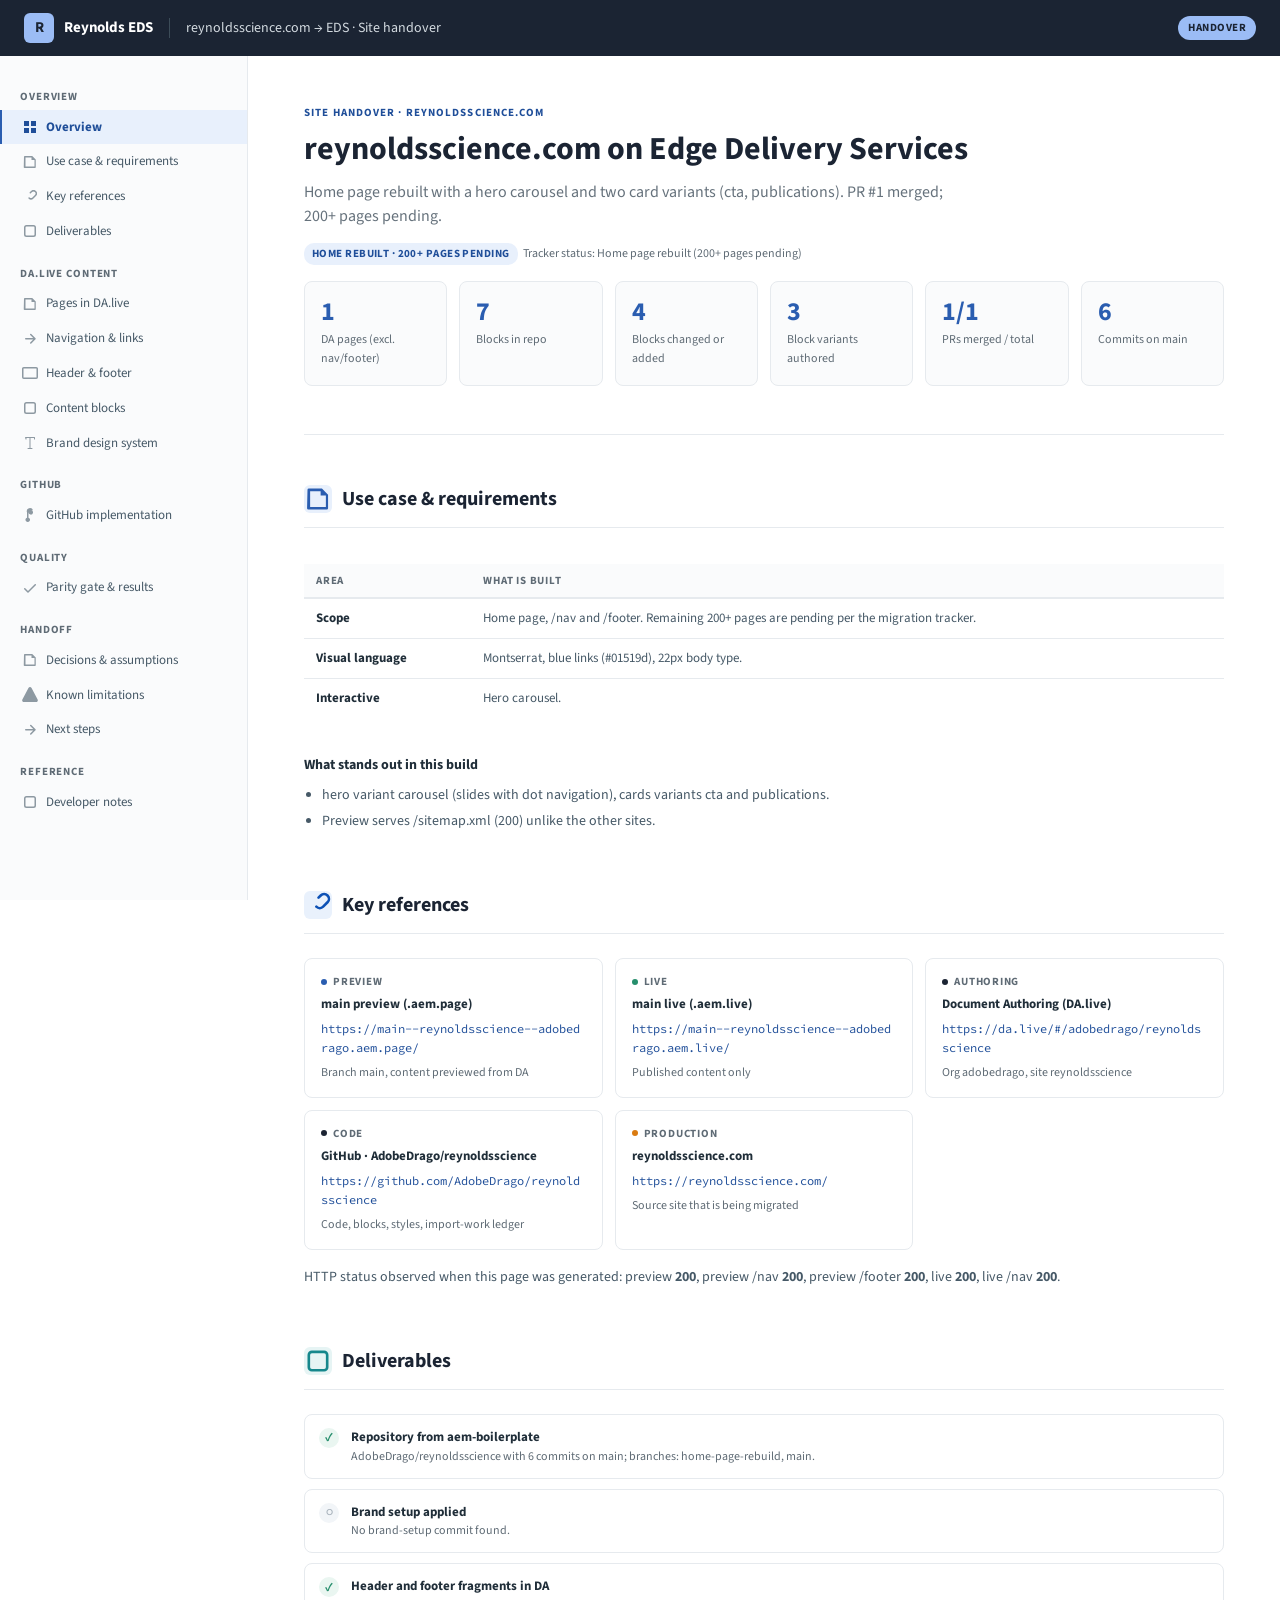
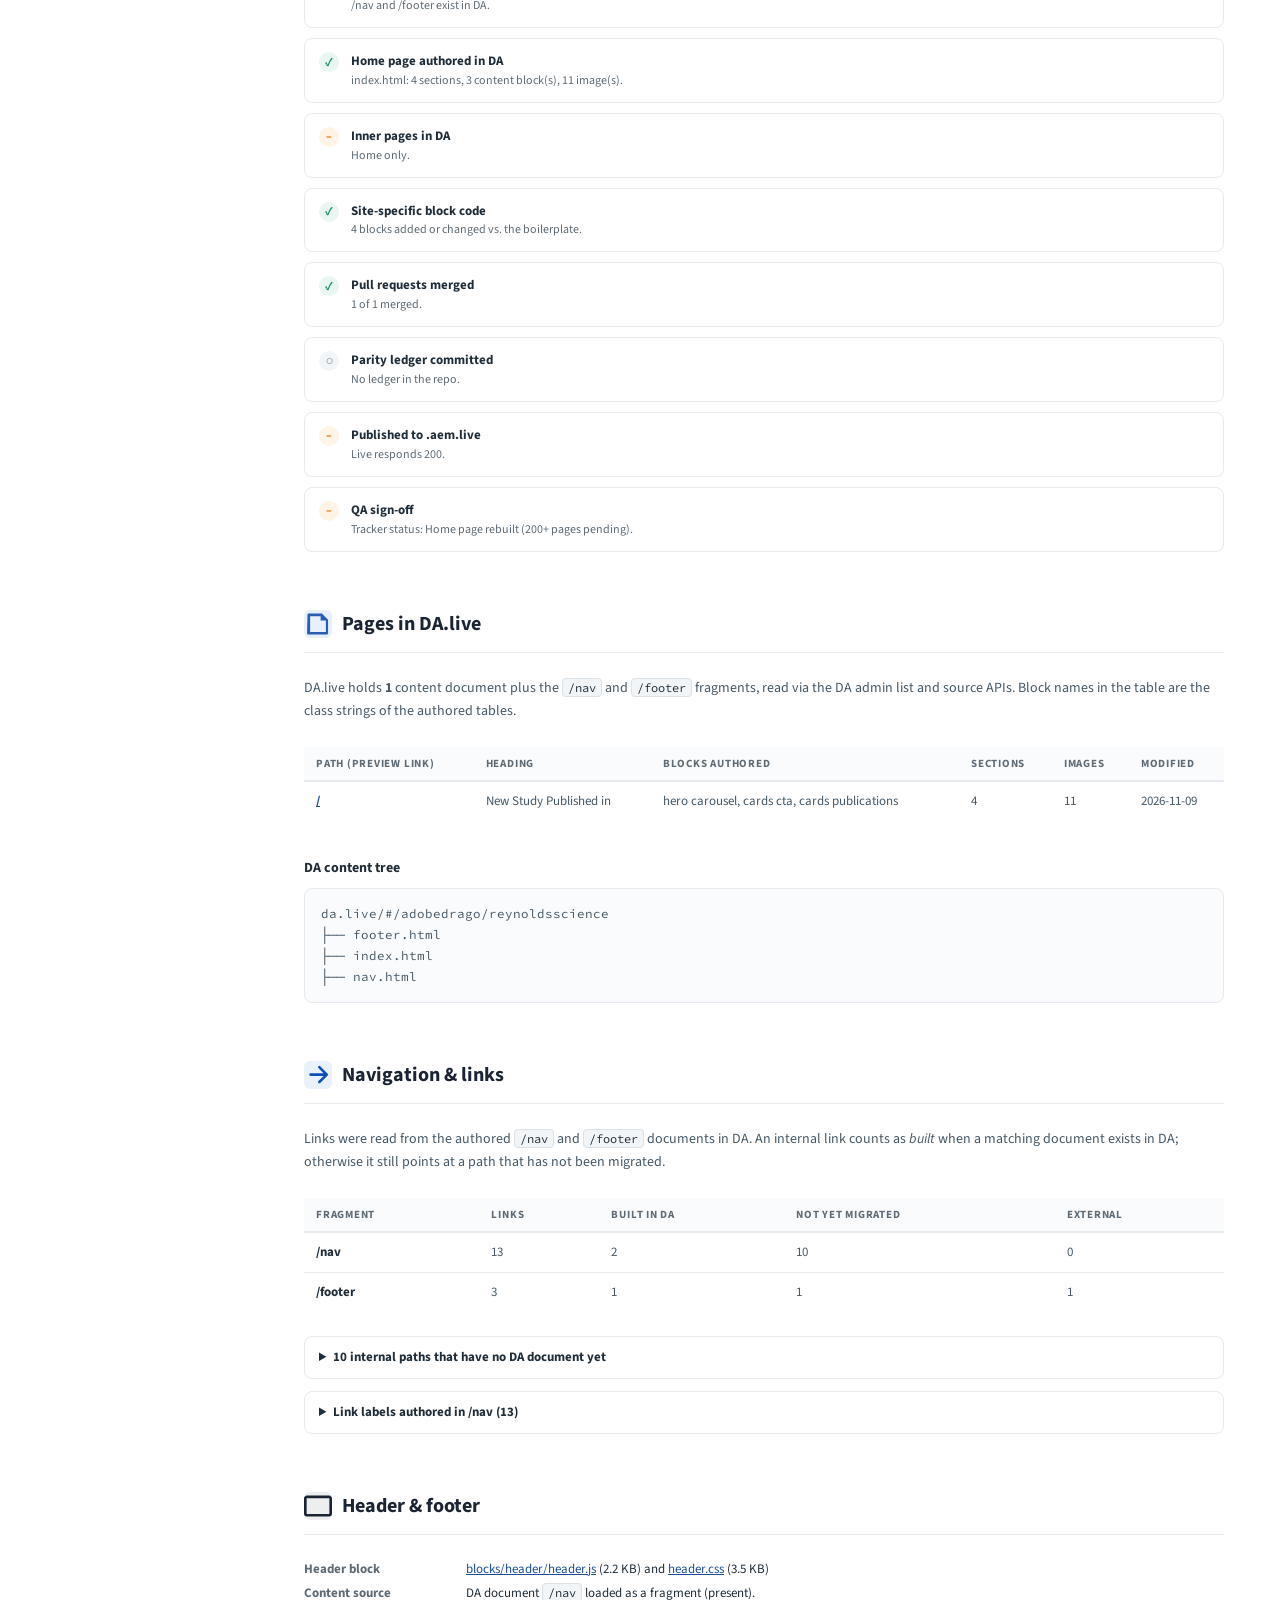
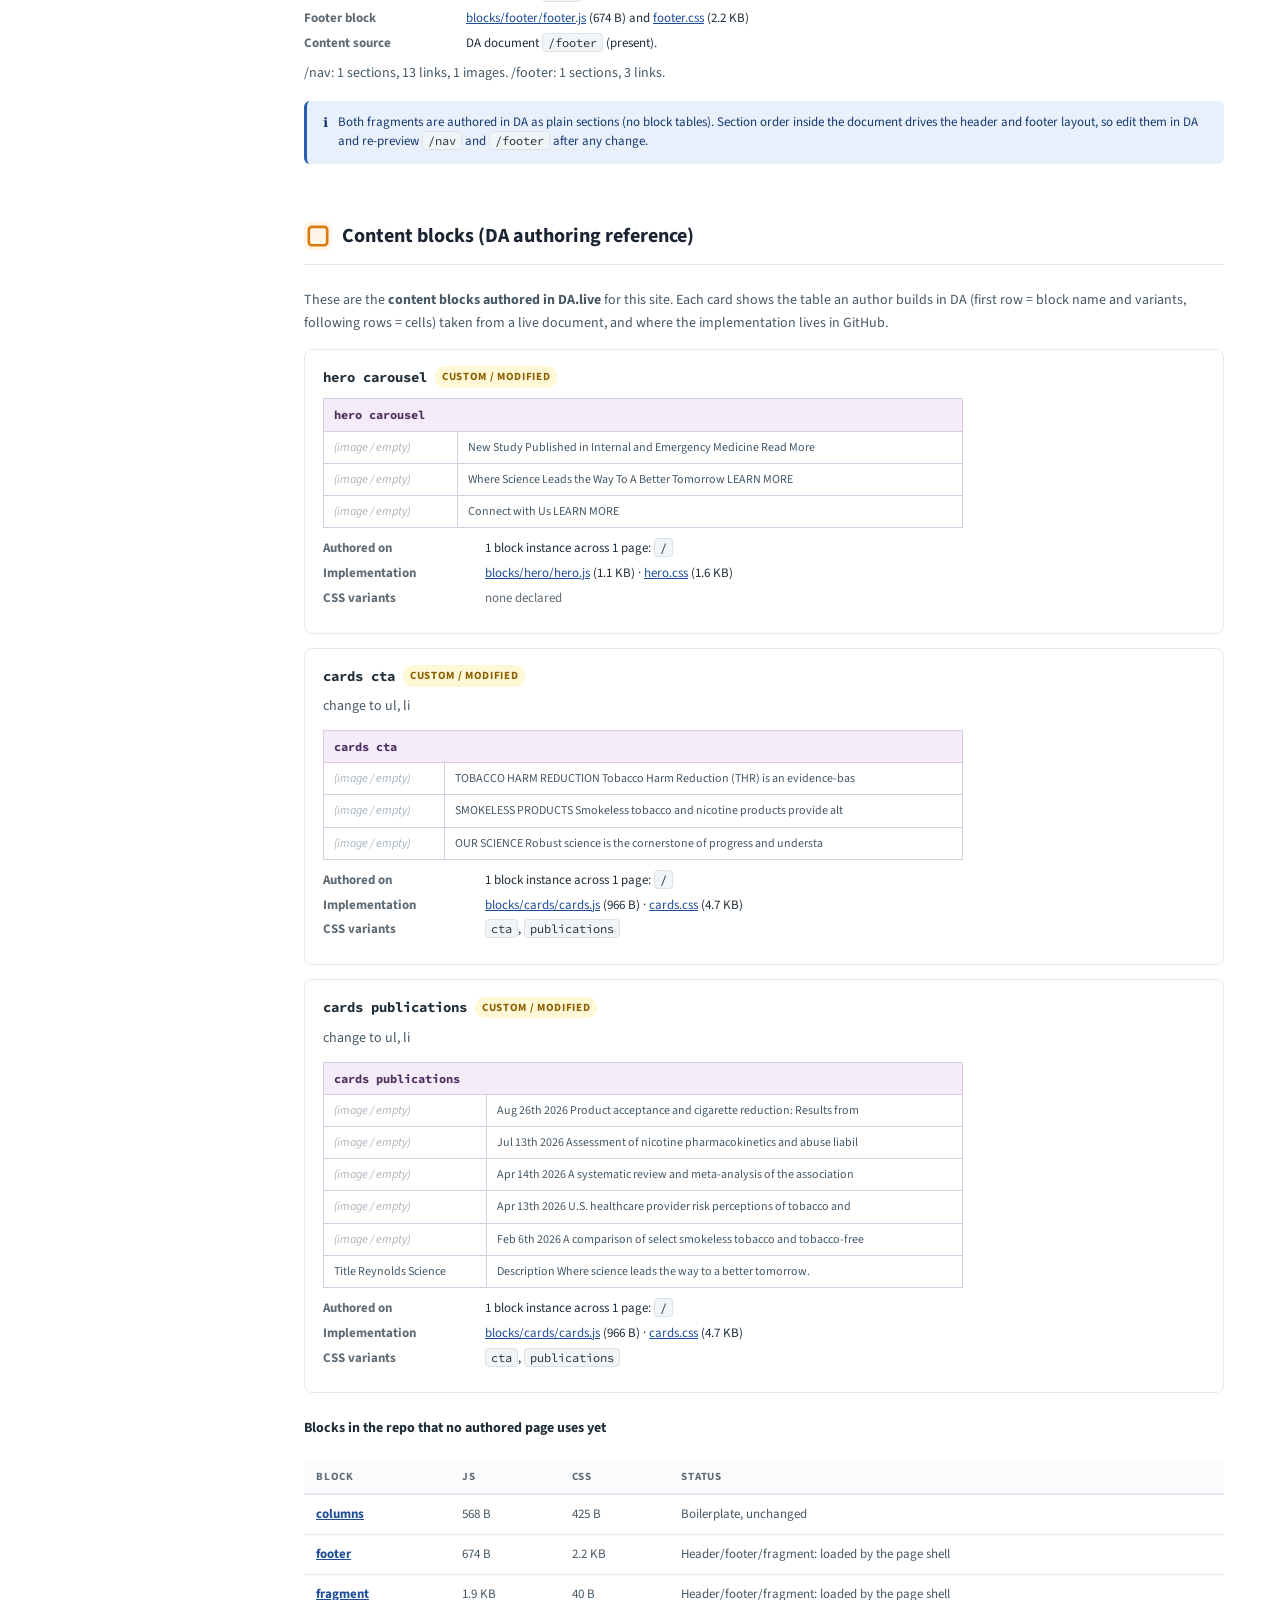
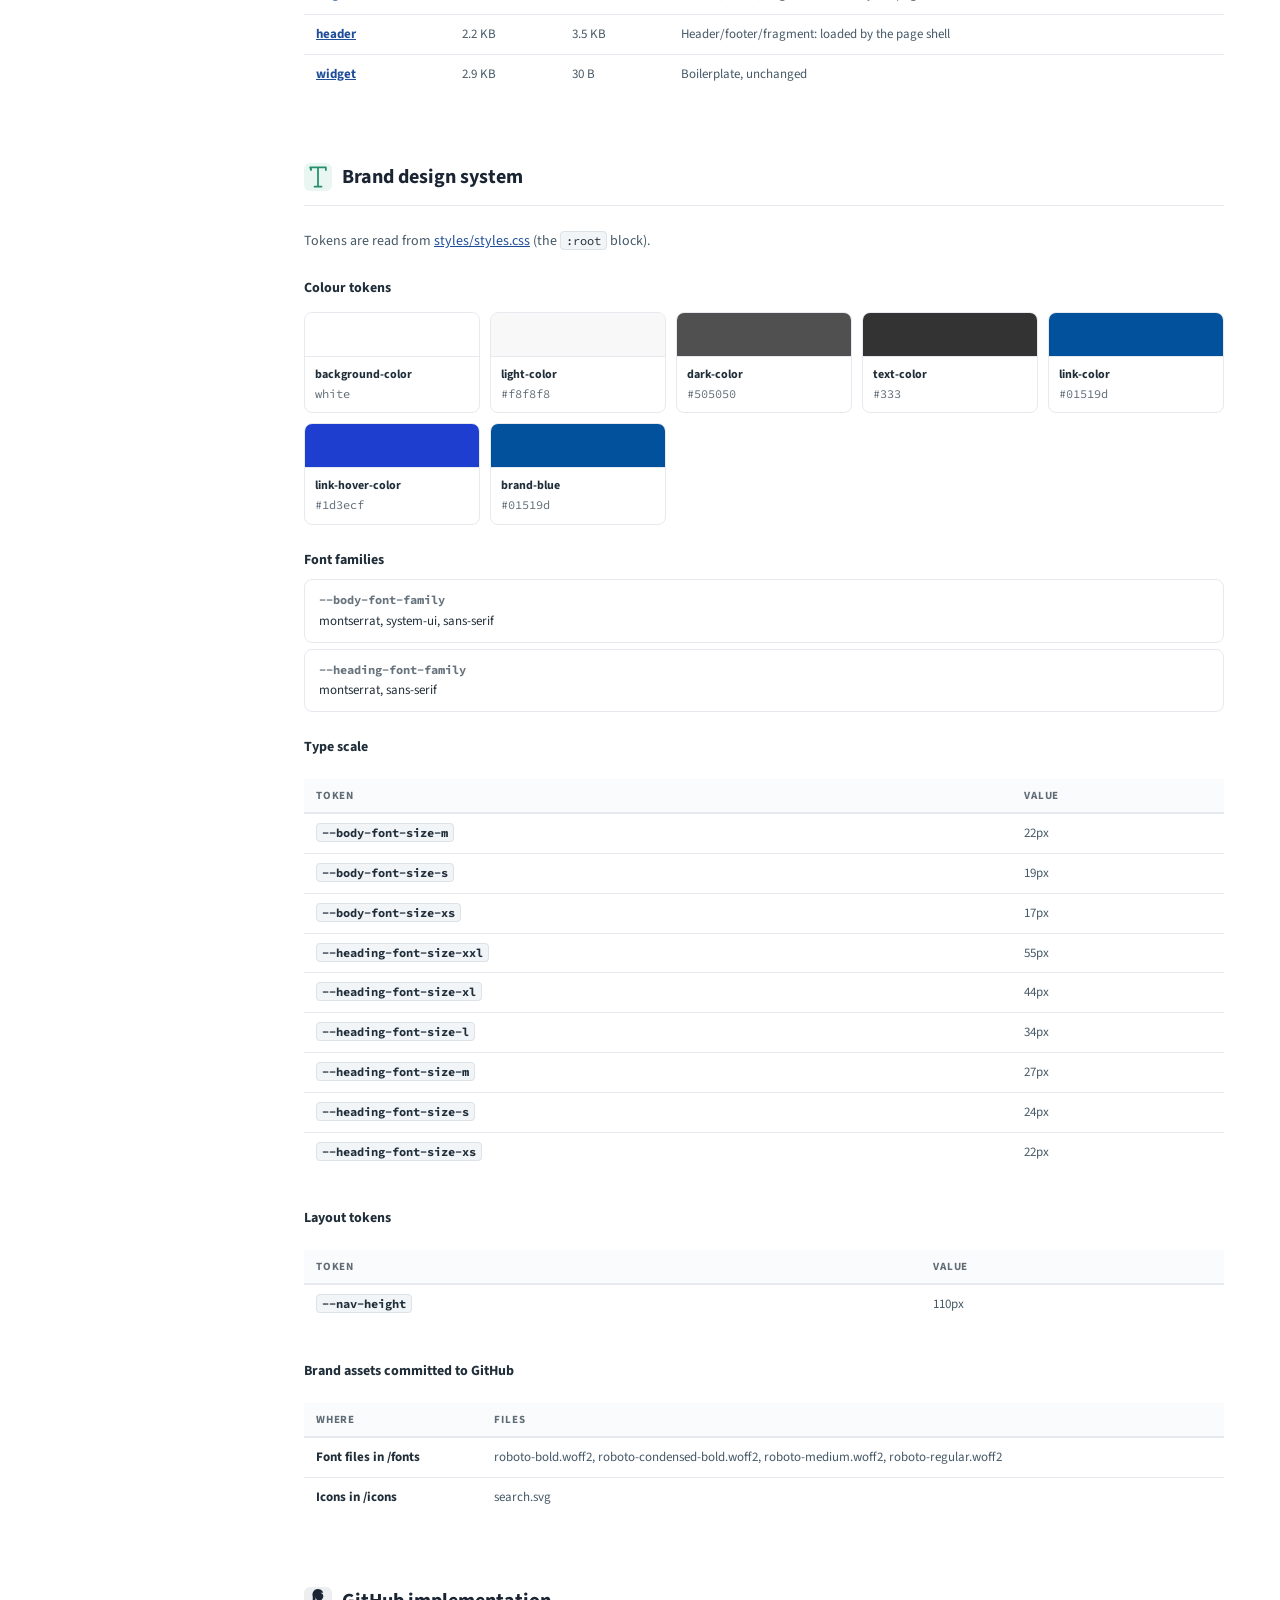
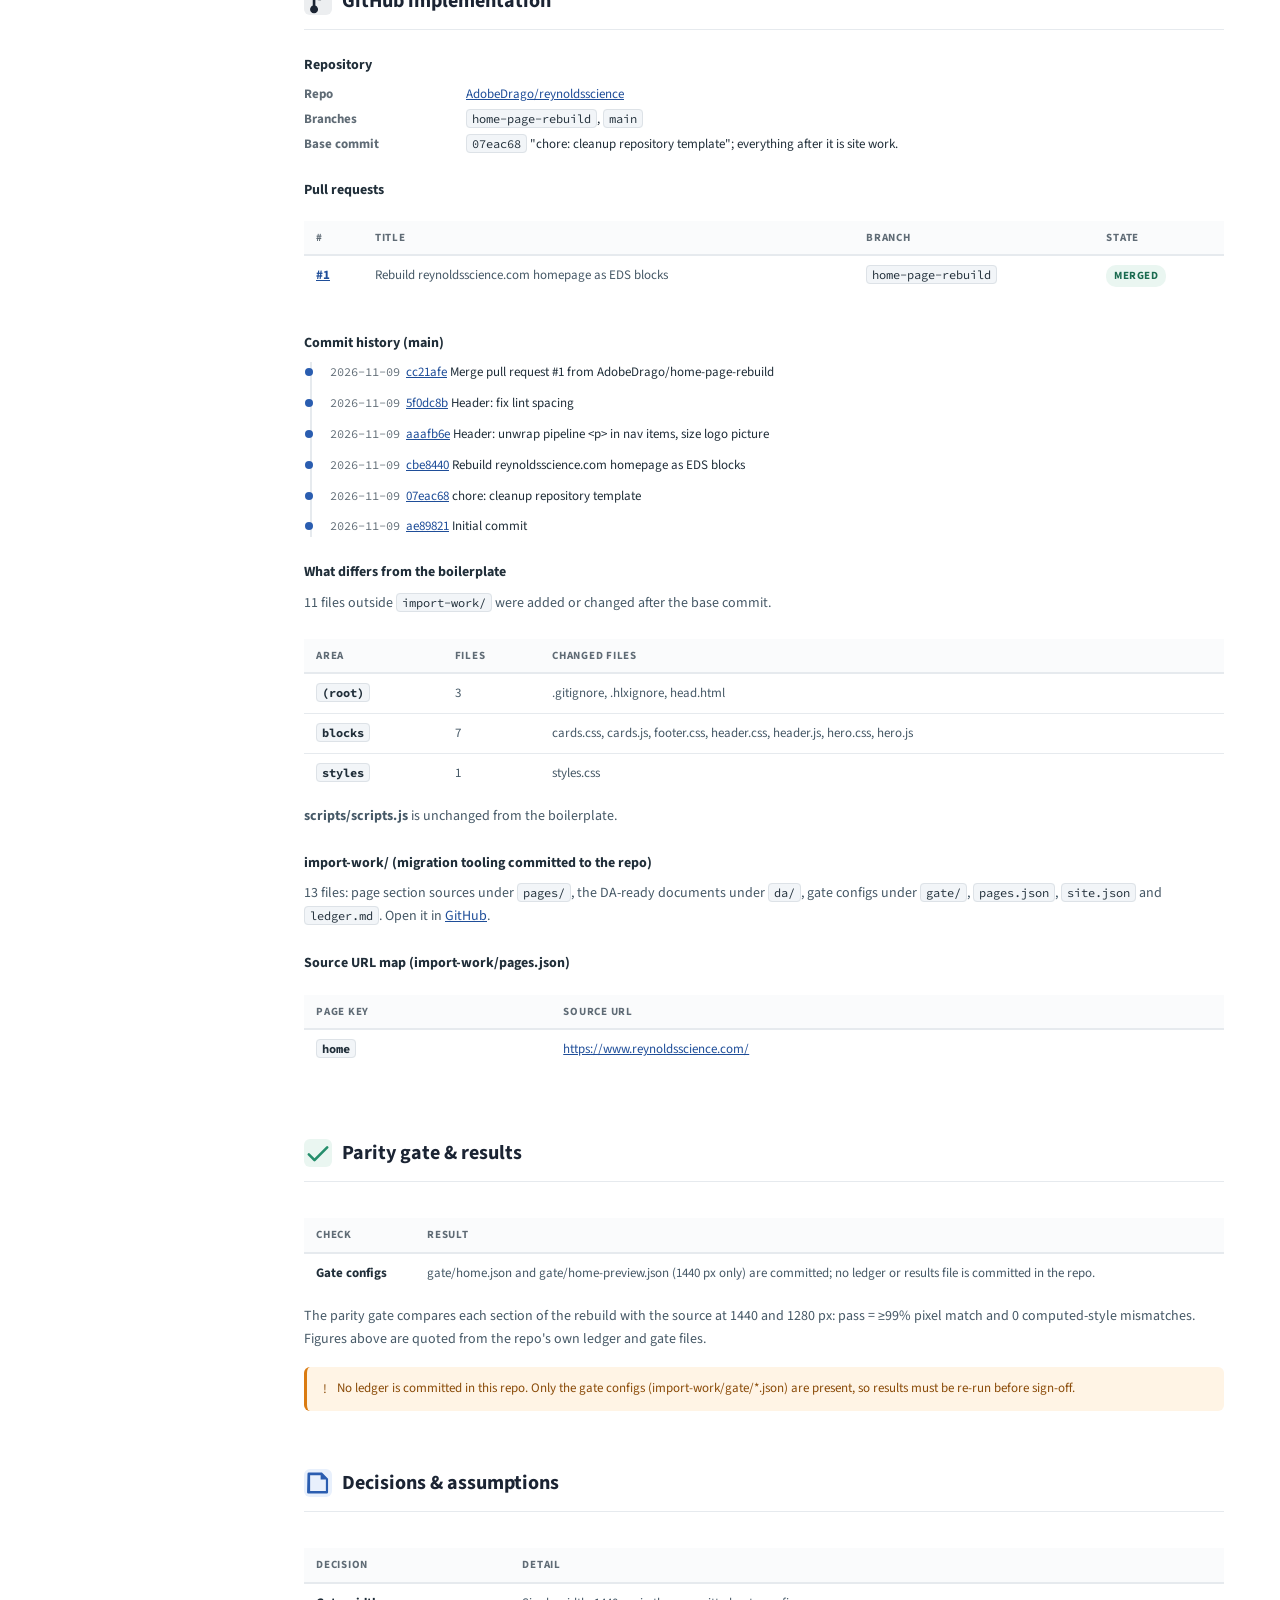
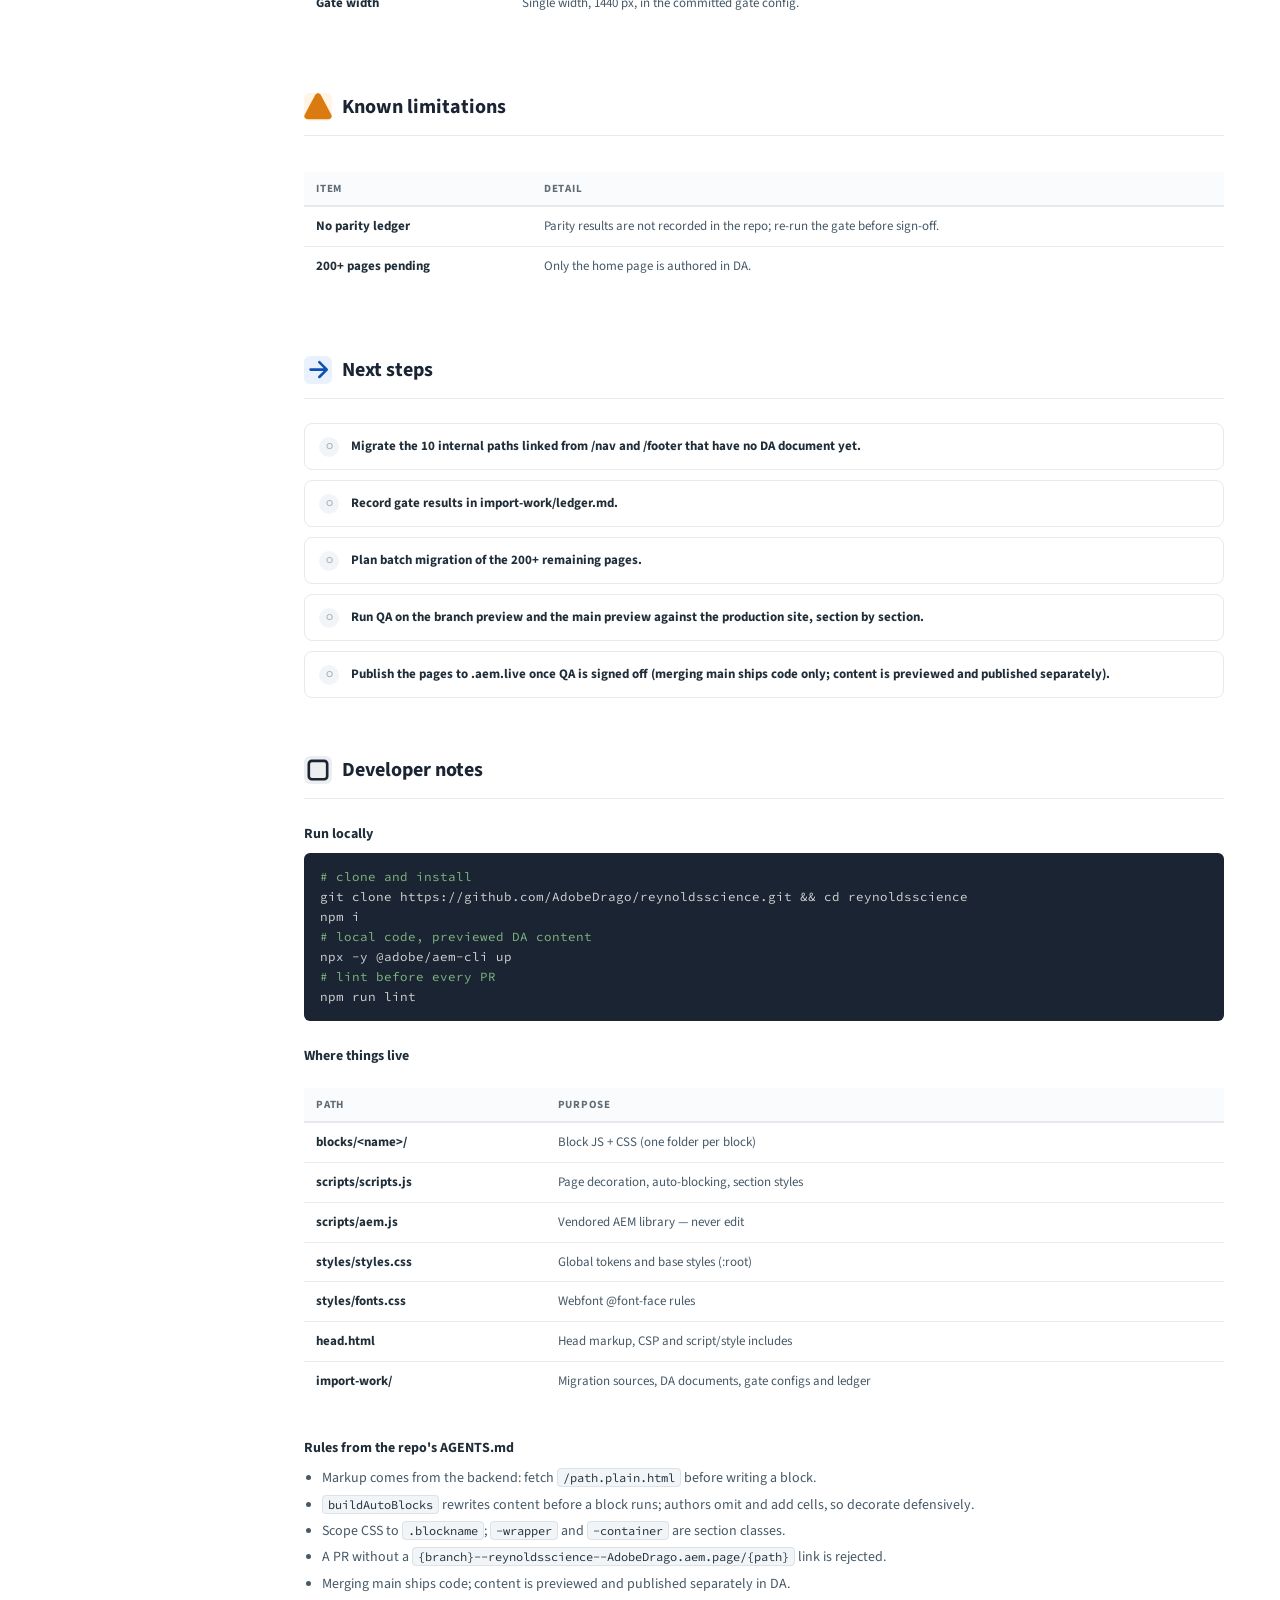
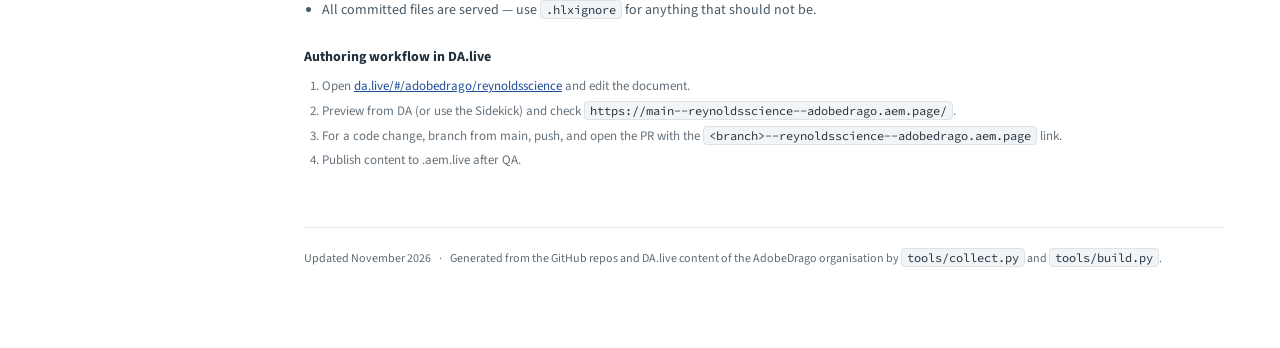
<file: docs/index.html>
<!DOCTYPE html>
<html lang="en">
<head>
<meta charset="UTF-8">
<meta name="viewport" content="width=device-width, initial-scale=1.0">
<title>reynoldsscience.com — reynoldsscience.com → EDS handover</title>
<meta name="description" content="Home page rebuilt with a hero carousel and two card variants (cta, publications). PR #1 merged; 200+ pages pending.">
<link rel="preconnect" href="https://fonts.googleapis.com">
<link rel="preconnect" href="https://fonts.gstatic.com" crossorigin>
<link href="https://fonts.googleapis.com/css2?family=Source+Sans+3:wght@300;400;600;700&family=Source+Code+Pro:wght@400;600&display=swap" rel="stylesheet">
<style>

  :root {
    /* Viasat brand (mirrors styles/styles.css and block CSS) */
    --accent: #2a5db0;
    --accent-hover: #204b90;
    --accent-text: #1f4e99; /* AA-compliant on light bg */
    --accent-on-dark: #9bbcf5;
    --ink: #1b2433;
    --ink-alt: #1b2433;
    --accent-pale: #e8f0fc;
    

    --gray-50: #ffffff;
    --gray-75: #fafbfc;
    --gray-100: #f2f5f8;
    --gray-200: #e6eaee;
    --gray-300: #dde2e7;
    --gray-400: #c4ccd3;
    --gray-500: #a9b3bc;
    --gray-600: #5f6b75;
    --gray-700: #66727c;
    --gray-800: #465967;
    --gray-900: #202e39;

    --font: 'Source Sans 3', ui-sans-serif, system-ui, -apple-system, sans-serif;
    --mono: 'Source Code Pro', 'Fira Mono', 'Courier New', monospace;
    --sidebar-width: 248px;
    --content-max: 940px;
    --header-h: 56px;
  }

  *, *::before, *::after { box-sizing: border-box; margin: 0; padding: 0; }

  body {
    font-family: var(--font);
    font-size: 14px;
    line-height: 1.6;
    color: var(--gray-900);
    background: var(--gray-50);
    display: flex;
    flex-direction: column;
    min-height: 100vh;
  }

  a { color: var(--accent-text); }

  /* ── TOP NAV ── */
  .topnav {
    position: fixed;
    top: 0; left: 0; right: 0;
    height: var(--header-h);
    background: var(--ink-alt);
    display: flex;
    align-items: center;
    padding: 0 24px;
    gap: 16px;
    z-index: 100;
  }
  .topnav-logo {
    display: flex;
    align-items: center;
    gap: 10px;
    text-decoration: none;
    font-weight: 700;
    color: #fff;
    font-size: 15px;
    letter-spacing: -0.01em;
  }
  .topnav-logo .mark {
    width: 30px; height: 30px;
    border-radius: 6px;
    background: var(--accent-on-dark);
    color: var(--ink);
    display: inline-flex;
    align-items: center;
    justify-content: center;
    font-weight: 700;
    font-size: 15px;
    flex-shrink: 0;
  }
  .topnav-divider { width: 1px; height: 20px; background: #3c4c58; }
  .topnav-title {
    color: #d3dae0;
    font-size: 14px;
    font-weight: 400;
    white-space: nowrap;
    overflow: hidden;
    text-overflow: ellipsis;
  }
  .topnav-badge {
    margin-left: auto;
    background: var(--accent-on-dark);
    color: var(--ink);
    font-size: 11px;
    padding: 3px 10px;
    border-radius: 12px;
    letter-spacing: 0.04em;
    font-weight: 700;
    text-transform: uppercase;
    flex-shrink: 0;
  }

  /* ── LAYOUT ── */
  .layout { display: flex; margin-top: var(--header-h); min-height: calc(100vh - var(--header-h)); }

  /* ── SIDEBAR ── */
  .sidebar {
    width: var(--sidebar-width);
    flex-shrink: 0;
    position: sticky;
    top: var(--header-h);
    height: calc(100vh - var(--header-h));
    overflow-y: auto;
    border-right: 1px solid var(--gray-200);
    background: var(--gray-75);
    padding: 24px 0 40px;
  }
  .sidebar-section { margin-bottom: 8px; }
  .sidebar-label {
    font-size: 11px;
    font-weight: 700;
    text-transform: uppercase;
    letter-spacing: 0.08em;
    color: var(--gray-600);
    padding: 8px 20px 4px;
    display: flex;
    align-items: center;
    gap: 6px;
  }
  .sidebar-link {
    display: flex;
    align-items: center;
    gap: 8px;
    padding: 7px 20px;
    font-size: 13px;
    color: var(--gray-800);
    text-decoration: none;
    border-left: 2px solid transparent;
    transition: background 0.1s, color 0.1s, border-color 0.1s;
  }
  .sidebar-link:hover { background: var(--gray-200); color: var(--gray-900); }
  .sidebar-link.active {
    background: var(--accent-pale);
    color: var(--accent-text);
    border-left-color: var(--accent);
    font-weight: 700;
  }
  .sidebar-link .icon { width: 16px; height: 16px; opacity: 0.6; flex-shrink: 0; }
  .sidebar-link.active .icon { opacity: 1; }

  /* ── MAIN ── */
  .main { flex: 1; min-width: 0; padding: 48px 56px 80px; }
  .main-inner { max-width: var(--content-max); }

  /* ── PAGE HERO ── */
  .page-hero {
    padding-bottom: 32px;
    border-bottom: 1px solid var(--gray-200);
    margin-bottom: 48px;
    scroll-margin-top: calc(var(--header-h) + 48px);
  }
  .page-hero-eyebrow {
    font-size: 11px;
    font-weight: 700;
    text-transform: uppercase;
    letter-spacing: 0.1em;
    color: var(--accent-text);
    margin-bottom: 8px;
  }
  .page-hero h1 {
    font-size: 32px;
    font-weight: 700;
    color: var(--ink);
    line-height: 1.2;
    margin-bottom: 12px;
  }
  .page-hero-sub { font-size: 16px; color: var(--gray-700); max-width: 640px; line-height: 1.5; }

  /* ── SECTIONS ── */
  .doc-section { margin-bottom: 56px; scroll-margin-top: calc(var(--header-h) + 24px); }
  .doc-section h2 {
    font-size: 20px;
    font-weight: 700;
    color: var(--ink);
    margin-bottom: 4px;
    display: flex;
    align-items: center;
    gap: 10px;
    width: 100%;
  }
  .section-rule { height: 1px; background: var(--gray-200); margin: 12px 0 24px; }
  .doc-section h3 { font-size: 14px; font-weight: 700; color: var(--gray-900); margin: 24px 0 8px; }
  .doc-section p { font-size: 14px; color: var(--gray-800); margin-bottom: 12px; line-height: 1.65; }

  /* ── SECTION ICON BADGE ── */
  .section-icon {
    width: 28px; height: 28px;
    border-radius: 6px;
    display: inline-flex;
    align-items: center;
    justify-content: center;
    flex-shrink: 0;
  }
  .icon-purple { background: var(--accent-pale); color: var(--accent); }
  .icon-ink    { background: #eceef0; color: var(--ink); }
  .icon-green  { background: #eaf6f1; color: #268e6c; }
  .icon-seafoam{ background: #e6f4f4; color: #16878c; }
  .icon-orange { background: #fff4e5; color: #da7b11; }
  .icon-blue   { background: #e9f1fc; color: #0d51b5; }

  /* ── URL CARDS ── */
  .url-grid {
    display: grid;
    grid-template-columns: repeat(auto-fit, minmax(260px, 1fr));
    gap: 12px;
    margin-bottom: 16px;
  }
  .url-card {
    background: var(--gray-50);
    border: 1px solid var(--gray-200);
    border-radius: 8px;
    padding: 14px 16px;
    text-decoration: none;
    color: inherit;
    display: flex;
    flex-direction: column;
    gap: 4px;
    transition: border-color 0.15s, box-shadow 0.15s;
  }
  .url-card:hover { border-color: var(--accent); box-shadow: 0 0 0 1px var(--accent); }
  .url-card-label {
    font-size: 11px;
    font-weight: 700;
    text-transform: uppercase;
    letter-spacing: 0.07em;
    color: var(--gray-600);
    display: flex;
    align-items: center;
    gap: 6px;
  }
  .url-card-label .dot { width: 6px; height: 6px; border-radius: 50%; flex-shrink: 0; }
  .dot-purple { background: var(--accent); }
  .dot-ink    { background: var(--ink); }
  .dot-green  { background: #268e6c; }
  .dot-orange { background: #da7b11; }
  .url-card-title { font-size: 13px; font-weight: 700; color: var(--gray-900); }
  .url-card-url { font-size: 12px; font-family: var(--mono); color: var(--accent-text); word-break: break-all; }
  .url-card-desc { font-size: 12px; color: var(--gray-600); margin-top: 2px; }

  /* ── CODE BLOCKS ── */
  .code-block {
    background: var(--ink);
    color: #d4d4d4;
    border-radius: 6px;
    padding: 14px 16px;
    font-family: var(--mono);
    font-size: 12.5px;
    line-height: 1.6;
    overflow-x: auto;
    margin: 8px 0 4px;
    white-space: pre;
  }
  .code-block .cmt  { color: #7fb77e; }
  .code-inline {
    font-family: var(--mono);
    font-size: 12px;
    background: var(--gray-100);
    border: 1px solid var(--gray-300);
    color: var(--gray-900);
    padding: 1px 5px;
    border-radius: 4px;
  }

  /* ── NOTICES ── */
  .notice {
    border-radius: 6px;
    padding: 12px 16px;
    margin: 16px 0;
    font-size: 13px;
    display: flex;
    gap: 10px;
    align-items: flex-start;
    line-height: 1.5;
  }
  .notice-icon { flex-shrink: 0; margin-top: 1px; }
  .notice a { color: inherit; }
  .notice.info     { background: var(--accent-pale); color: #17396f; border-left: 3px solid var(--accent); }
  .notice.tip      { background: #eaf6f1; color: #1a6b50; border-left: 3px solid #268e6c; }
  .notice.warning  { background: #fff4e5; color: #8a4b08; border-left: 3px solid #da7b11; }

  /* ── BLOCKS GRID ── */
  .skills-grid { display: grid; grid-template-columns: repeat(auto-fit, minmax(220px, 1fr)); gap: 10px; }
  .skill-card { background: var(--gray-50); border: 1px solid var(--gray-200); border-radius: 8px; padding: 14px 16px; }
  .skill-card-header { display: flex; align-items: center; gap: 8px; margin-bottom: 6px; }
  .skill-tag {
    font-size: 11px;
    font-weight: 700;
    text-transform: uppercase;
    letter-spacing: 0.06em;
    padding: 2px 7px;
    border-radius: 10px;
  }
  .tag-js  { background: #fff8d6; color: #8a5e00; }
  .tag-core{ background: var(--gray-100); color: var(--gray-700); }
  .tag-poli{ background: var(--accent-pale); color: var(--accent-text); }
  .skill-card-name { font-size: 13px; font-weight: 700; color: var(--gray-900); font-family: var(--mono); }
  .skill-card-desc { font-size: 12px; color: var(--gray-600); line-height: 1.5; }

  /* ── PIPELINE DIAGRAM ── */
  .arch-diagram { border: 1px solid var(--gray-200); border-radius: 8px; padding: 24px; background: var(--gray-75); margin: 16px 0; }
  .arch-row { display: flex; gap: 8px; align-items: center; justify-content: center; flex-wrap: wrap; }
  .arch-node { padding: 8px 16px; border-radius: 6px; font-size: 12px; font-weight: 700; text-align: center; min-width: 110px; }
  .arch-arrow { font-size: 18px; color: var(--gray-400); }
  .node-a { background: var(--accent-pale); color: var(--accent-text); }
  .node-b { background: #eceef0; color: var(--ink); }
  .node-c { background: #eaf6f1; color: #1a6b50; }
  .node-d { background: #fff4e5; color: #8a4b08; }

  /* ── TABLE ── */
  .table-scroll { overflow-x: auto; }
  .spec-table { width: 100%; border-collapse: collapse; font-size: 13px; margin: 12px 0; }
  .spec-table th {
    text-align: left;
    font-size: 11px;
    font-weight: 700;
    text-transform: uppercase;
    letter-spacing: 0.07em;
    color: var(--gray-600);
    padding: 8px 12px;
    border-bottom: 2px solid var(--gray-200);
    background: var(--gray-75);
  }
  .spec-table td { padding: 9px 12px; border-bottom: 1px solid var(--gray-200); color: var(--gray-800); vertical-align: top; }
  .spec-table tr:last-child td { border-bottom: none; }
  .spec-table td:first-child { font-weight: 700; color: var(--gray-900); }
  .spec-table td.num { font-variant-numeric: tabular-nums; white-space: nowrap; }

  /* ── STAT ROW ── */
  .stat-row { display: grid; grid-template-columns: repeat(auto-fit, minmax(140px, 1fr)); gap: 12px; margin: 16px 0; }
  .stat-card { border: 1px solid var(--gray-200); border-radius: 8px; padding: 16px; background: var(--gray-75); }
  .stat-num { font-size: 26px; font-weight: 700; color: var(--accent); line-height: 1.1; }
  .stat-label { font-size: 12px; color: var(--gray-600); margin-top: 4px; }

  /* ── SWATCHES ── */
  .swatch-row { display: grid; grid-template-columns: repeat(auto-fit, minmax(150px, 1fr)); gap: 10px; margin: 12px 0; }
  .swatch { border: 1px solid var(--gray-200); border-radius: 8px; overflow: hidden; font-size: 12px; }
  .swatch-chip { height: 44px; }
  .swatch-meta { padding: 8px 10px; }
  .swatch-meta strong { display: block; color: var(--gray-900); }
  .swatch-meta code { font-family: var(--mono); color: var(--gray-600); }

  /* ── FOOTER ── */
  .doc-footer {
    border-top: 1px solid var(--gray-200);
    margin-top: 40px;
    padding-top: 20px;
    font-size: 12px;
    color: var(--gray-600);
    display: flex;
    align-items: center;
    gap: 8px;
    flex-wrap: wrap;
  }
  .doc-footer a { text-decoration: none; }

  /* ── STATUS PILLS ── */
  .nav-status {
    font-size: 11px;
    font-weight: 700;
    letter-spacing: 0.04em;
    padding: 1px 6px;
    border-radius: 8px;
    text-transform: uppercase;
  }
  .ns-progress { background: #fff4e5; color: #8a4b08; }
  .ns-done     { background: #eaf6f1; color: #1a6b50; }

  .status-badge {
    margin-left: auto;
    font-size: 11px;
    font-weight: 700;
    letter-spacing: 0.04em;
    padding: 3px 10px;
    border-radius: 12px;
    text-transform: uppercase;
  }
  .sb-progress { background: #fff4e5; color: #8a4b08; }
  .sb-done     { background: #eaf6f1; color: #1a6b50; }

  /* ── CHECKLIST ── */
  .checklist { list-style: none; display: flex; flex-direction: column; gap: 10px; margin: 4px 0; }
  .check-item {
    display: flex;
    gap: 12px;
    align-items: flex-start;
    padding: 12px 14px;
    border: 1px solid var(--gray-200);
    border-radius: 8px;
    background: var(--gray-50);
  }
  .check-mark {
    width: 20px; height: 20px;
    border-radius: 50%;
    flex-shrink: 0;
    display: inline-flex;
    align-items: center;
    justify-content: center;
    margin-top: 1px;
    font-size: 12px;
    font-weight: 700;
  }
  .cm-done    { background: #eaf6f1; color: #268e6c; }
  .cm-done::before { content: '✓'; }
  .cm-partial { background: #fff4e5; color: #da7b11; }
  .cm-partial::before { content: '–'; }
  .cm-todo    { background: var(--gray-100); color: var(--gray-500); }
  .cm-todo::before { content: '○'; }
  .check-body { flex: 1; }
  .check-title { font-weight: 700; font-size: 13px; color: var(--gray-900); }
  .check-note  { font-size: 12px; color: var(--gray-600); line-height: 1.5; }

  .req-list { margin: 8px 0 0 18px; font-size: 13px; color: var(--gray-700); }
  .req-list li { margin-bottom: 4px; }

  @media (max-width: 768px) {
    .sidebar { display: none; }
    .main { padding: 24px 16px 60px; }
    .page-hero h1 { font-size: 24px; }
    .url-grid { grid-template-columns: 1fr; }
    .topnav-title { display: none; }
  }

/* ── ADDITIONS FOR PORTFOLIO / SITE PAGES ── */
.topnav select { margin-left: auto; background: #2a3550; color: #fff; border: 1px solid #3c4c70; border-radius: 6px; padding: 5px 8px; font: inherit; font-size: 13px; max-width: 240px; }
.topnav-badge { margin-left: 12px; }
.sidebar-back { display: block; padding: 6px 20px 14px; font-size: 12px; font-weight: 700; text-decoration: none; }
.pill { display: inline-block; font-size: 11px; font-weight: 700; letter-spacing: 0.04em; padding: 2px 8px; border-radius: 10px; text-transform: uppercase; white-space: nowrap; }
.pill.done { background: #eaf6f1; color: #1a6b50; }
.pill.warn { background: #fff4e5; color: #8a4b08; }
.pill.todo { background: var(--gray-100); color: var(--gray-700); }
.pill.info { background: var(--accent-pale); color: var(--accent-text); }
.spec-table td.mono, .mono { font-family: var(--mono); font-size: 12px; }
.spec-table td a { word-break: break-word; }
.spec-table tr.sub td { background: var(--gray-75); }
.muted { color: var(--gray-600); }
.small { font-size: 12px; }
details.fold { border: 1px solid var(--gray-200); border-radius: 8px; margin: 12px 0; background: var(--gray-50); }
details.fold > summary { cursor: pointer; padding: 10px 14px; font-weight: 700; font-size: 13px; color: var(--gray-900); }
details.fold > .fold-body { padding: 0 14px 12px; }
.da-table { border-collapse: collapse; margin: 10px 0; font-size: 12px; width: 100%; max-width: 640px; background: #fff; }
.da-table th { background: #f4ecf8; color: #4a2c5e; text-align: left; padding: 6px 10px; border: 1px solid #d9cce3; font-weight: 700; font-family: var(--mono); }
.da-table td { border: 1px solid #d9cce3; padding: 6px 10px; color: var(--gray-800); vertical-align: top; }
.da-table td.empty { color: var(--gray-500); font-style: italic; }
.block-card { border: 1px solid var(--gray-200); border-radius: 8px; padding: 16px 18px; margin: 14px 0; background: var(--gray-50); }
.block-card h3 { margin-top: 0; display: flex; gap: 8px; align-items: center; flex-wrap: wrap; }
.block-card h3 code { font-family: var(--mono); }
.kv { display: grid; grid-template-columns: 150px 1fr; gap: 4px 12px; font-size: 13px; margin: 8px 0; }
.kv dt { color: var(--gray-600); font-weight: 700; }
.kv dd { color: var(--gray-900); min-width: 0; word-break: break-word; }
.tree { font-family: var(--mono); font-size: 12.5px; line-height: 1.7; background: var(--gray-75); border: 1px solid var(--gray-200); border-radius: 8px; padding: 14px 16px; overflow-x: auto; white-space: pre; color: var(--gray-800); }
.timeline { list-style: none; border-left: 2px solid var(--gray-200); margin: 8px 0 8px 6px; padding-left: 18px; }
.timeline li { margin-bottom: 10px; font-size: 13px; position: relative; }
.timeline li::before { content: ''; position: absolute; left: -25px; top: 6px; width: 8px; height: 8px; border-radius: 50%; background: var(--accent); }
.timeline .when { color: var(--gray-600); font-size: 12px; font-family: var(--mono); margin-right: 6px; }
.matrix td, .matrix th { text-align: center; padding: 7px 8px; }
.matrix td:first-child, .matrix th:first-child { text-align: left; }
.matrix .yes { color: #1a6b50; font-weight: 700; }
.matrix .cust { color: var(--accent-text); font-weight: 700; }
.matrix .no { color: var(--gray-400); }
.site-grid { display: grid; grid-template-columns: repeat(auto-fill, minmax(290px, 1fr)); gap: 14px; margin: 14px 0; }
.site-card { border: 1px solid var(--gray-200); border-radius: 10px; padding: 16px 18px; text-decoration: none; color: inherit; display: flex; flex-direction: column; gap: 6px; background: #fff; transition: border-color .15s, box-shadow .15s; }
.site-card:hover { border-color: var(--accent); box-shadow: 0 0 0 1px var(--accent); }
.site-card h3 { margin: 0; font-size: 16px; color: var(--ink); }
.site-card .dom { font-family: var(--mono); font-size: 12px; color: var(--accent-text); }
.site-card .meta { font-size: 12px; color: var(--gray-700); display: flex; gap: 12px; flex-wrap: wrap; margin-top: 4px; }
.site-card p { font-size: 13px; color: var(--gray-800); margin: 4px 0 0; line-height: 1.5; }
.swatch-chip.bordered { border-bottom: 1px solid var(--gray-200); }
.type-sample { border: 1px solid var(--gray-200); border-radius: 8px; padding: 10px 14px; margin: 6px 0; font-size: 13px; }
.type-sample b { font-family: var(--mono); font-size: 12px; color: var(--gray-700); }
.hl-list { margin: 6px 0 12px 18px; font-size: 14px; color: var(--gray-800); line-height: 1.6; }
.hl-list li { margin-bottom: 4px; }
.table-scroll { max-width: 100%; }
@media (max-width: 768px) { .topnav select { max-width: 150px; } .kv { grid-template-columns: 1fr; } .topnav-badge { display: none; } }

</style>
</head>
<body>
<nav class="topnav">
  <a class="topnav-logo" href="#overview"><span class="mark">R</span>Reynolds EDS</a>
  <div class="topnav-divider"></div>
  <span class="topnav-title">reynoldsscience.com → EDS · Site handover</span>
  <span class="topnav-badge" style="margin-left:auto">Handover</span>
</nav>
<div class="layout">
<nav class="sidebar" aria-label="Page navigation">
<div class="sidebar-section"><div class="sidebar-label">Overview</div>
<a class="sidebar-link active" href="#overview"><svg class="icon" viewBox="0 0 16 16" fill="currentColor"><path d="M2 2h5v5H2zm7 0h5v5H9zM2 9h5v5H2zm7 0h5v5H9z"/></svg>Overview</a>
<a class="sidebar-link" href="#use-case"><svg class="icon" viewBox="0 0 16 16" fill="currentColor"><path d="M2 2.75A.75.75 0 012.75 2h7.5l3.5 3.5v7.75a.75.75 0 01-.75.75h-10.5a.75.75 0 01-.75-.75zM3.5 3.5v9h9V6H9.5V3.5z"/></svg>Use case &amp; requirements</a>
<a class="sidebar-link" href="#references"><svg class="icon" viewBox="0 0 16 16" fill="currentColor"><path d="M7.775 3.275a.75.75 0 001.06 1.06l1.25-1.25a2 2 0 112.83 2.83l-2.5 2.5a2 2 0 01-2.83 0 .75.75 0 00-1.06 1.06 3.5 3.5 0 004.95 0l2.5-2.5a3.5 3.5 0 00-4.95-4.95z"/></svg>Key references</a>
<a class="sidebar-link" href="#deliverables"><svg class="icon" viewBox="0 0 16 16" fill="currentColor"><path d="M4.5 2A2.5 2.5 0 002 4.5v7A2.5 2.5 0 004.5 14h7a2.5 2.5 0 002.5-2.5v-7A2.5 2.5 0 0011.5 2zM3.5 4.5a1 1 0 011-1h7a1 1 0 011 1v7a1 1 0 01-1 1h-7a1 1 0 01-1-1z"/></svg>Deliverables</a>
</div>
<div class="sidebar-section"><div class="sidebar-label">DA.live content</div>
<a class="sidebar-link" href="#pages"><svg class="icon" viewBox="0 0 16 16" fill="currentColor"><path d="M2 2.75A.75.75 0 012.75 2h7.5l3.5 3.5v7.75a.75.75 0 01-.75.75h-10.5a.75.75 0 01-.75-.75zM3.5 3.5v9h9V6H9.5V3.5z"/></svg>Pages in DA.live</a>
<a class="sidebar-link" href="#navigation"><svg class="icon" viewBox="0 0 16 16" fill="currentColor"><path d="M8.22 2.97a.75.75 0 011.06 0l4.25 4.25a.75.75 0 010 1.06l-4.25 4.25a.75.75 0 01-1.06-1.06l2.97-2.97H3.75a.75.75 0 010-1.5h7.44L8.22 4.03a.75.75 0 010-1.06z"/></svg>Navigation &amp; links</a>
<a class="sidebar-link" href="#header"><svg class="icon" viewBox="0 0 16 16" fill="currentColor"><path d="M0 3.75C0 2.784.784 2 1.75 2h12.5c.966 0 1.75.784 1.75 1.75v8.5A1.75 1.75 0 0114.25 14H1.75A1.75 1.75 0 010 12.25zm1.75-.25a.25.25 0 00-.25.25v8.5c0 .138.112.25.25.25h12.5a.25.25 0 00.25-.25v-8.5a.25.25 0 00-.25-.25z"/></svg>Header &amp; footer</a>
<a class="sidebar-link" href="#blocks"><svg class="icon" viewBox="0 0 16 16" fill="currentColor"><path d="M4.5 2A2.5 2.5 0 002 4.5v7A2.5 2.5 0 004.5 14h7a2.5 2.5 0 002.5-2.5v-7A2.5 2.5 0 0011.5 2zM3.5 4.5a1 1 0 011-1h7a1 1 0 011 1v7a1 1 0 01-1 1h-7a1 1 0 01-1-1z"/></svg>Content blocks</a>
<a class="sidebar-link" href="#brand"><svg class="icon" viewBox="0 0 16 16" fill="currentColor"><path d="M3 2.5A.5.5 0 013.5 2h9a.5.5 0 01.5.5V4a.5.5 0 01-1 0v-1H8.5v10H10a.5.5 0 010 1H6a.5.5 0 010-1h1.5V3h-3v1a.5.5 0 01-1 0z"/></svg>Brand design system</a>
</div>
<div class="sidebar-section"><div class="sidebar-label">GitHub</div>
<a class="sidebar-link" href="#github"><svg class="icon" viewBox="0 0 16 16" fill="currentColor"><path d="M9.5 3.25a2.25 2.25 0 11-3 2.122v5.256a2.251 2.251 0 11-1.5 0V5.372A2.25 2.25 0 1111 3.25z"/></svg>GitHub implementation</a>
</div>
<div class="sidebar-section"><div class="sidebar-label">Quality</div>
<a class="sidebar-link" href="#fidelity"><svg class="icon" viewBox="0 0 16 16" fill="currentColor"><path d="M13.78 4.22a.75.75 0 010 1.06l-7.25 7.25a.75.75 0 01-1.06 0L2.22 9.28a.75.75 0 011.06-1.06L6 10.94l6.72-6.72a.75.75 0 011.06 0z"/></svg>Parity gate &amp; results</a>
</div>
<div class="sidebar-section"><div class="sidebar-label">Handoff</div>
<a class="sidebar-link" href="#decisions"><svg class="icon" viewBox="0 0 16 16" fill="currentColor"><path d="M2 2.75A.75.75 0 012.75 2h7.5l3.5 3.5v7.75a.75.75 0 01-.75.75h-10.5a.75.75 0 01-.75-.75zM3.5 3.5v9h9V6H9.5V3.5z"/></svg>Decisions &amp; assumptions</a>
<a class="sidebar-link" href="#limitations"><svg class="icon" viewBox="0 0 16 16" fill="currentColor"><path d="M6.457 1.047c.659-1.234 2.427-1.234 3.086 0l6.082 11.378A1.75 1.75 0 0114.082 15H1.918a1.75 1.75 0 01-1.543-2.575z"/></svg>Known limitations</a>
<a class="sidebar-link" href="#next-steps"><svg class="icon" viewBox="0 0 16 16" fill="currentColor"><path d="M8.22 2.97a.75.75 0 011.06 0l4.25 4.25a.75.75 0 010 1.06l-4.25 4.25a.75.75 0 01-1.06-1.06l2.97-2.97H3.75a.75.75 0 010-1.5h7.44L8.22 4.03a.75.75 0 010-1.06z"/></svg>Next steps</a>
</div>
<div class="sidebar-section"><div class="sidebar-label">Reference</div>
<a class="sidebar-link" href="#dev-notes"><svg class="icon" viewBox="0 0 16 16" fill="currentColor"><path d="M4.5 2A2.5 2.5 0 002 4.5v7A2.5 2.5 0 004.5 14h7a2.5 2.5 0 002.5-2.5v-7A2.5 2.5 0 0011.5 2zM3.5 4.5a1 1 0 011-1h7a1 1 0 011 1v7a1 1 0 01-1 1h-7a1 1 0 01-1-1z"/></svg>Developer notes</a>
</div>
</nav>
<main class="main"><div class="main-inner">
<div class="page-hero" id="overview">
<div class="page-hero-eyebrow">Site handover · reynoldsscience.com</div>
<h1>reynoldsscience.com on Edge Delivery Services</h1>
<p class="page-hero-sub">Home page rebuilt with a hero carousel and two card variants (cta, publications). PR #1 merged; 200+ pages pending.</p>
<p style="margin-top:14px"><span class="pill info">Home rebuilt · 200+ pages pending</span> <span class="muted small">&nbsp;Tracker status: Home page rebuilt (200+ pages pending)</span></p>
<div class="stat-row"><div class="stat-card"><div class="stat-num">1</div><div class="stat-label">DA pages (excl. nav/footer)</div></div><div class="stat-card"><div class="stat-num">7</div><div class="stat-label">Blocks in repo</div></div><div class="stat-card"><div class="stat-num">4</div><div class="stat-label">Blocks changed or added</div></div><div class="stat-card"><div class="stat-num">3</div><div class="stat-label">Block variants authored</div></div><div class="stat-card"><div class="stat-num">1/1</div><div class="stat-label">PRs merged / total</div></div><div class="stat-card"><div class="stat-num">6</div><div class="stat-label">Commits on main</div></div></div>
</div><section class="doc-section" id="use-case">
<h2><span class="section-icon icon-purple"><svg class="icon" viewBox="0 0 16 16" fill="currentColor"><path d="M2 2.75A.75.75 0 012.75 2h7.5l3.5 3.5v7.75a.75.75 0 01-.75.75h-10.5a.75.75 0 01-.75-.75zM3.5 3.5v9h9V6H9.5V3.5z"/></svg></span>Use case &amp; requirements</h2>
<div class="section-rule"></div>
<div class="table-scroll"><table class="spec-table"><thead><tr><th>Area</th><th>What is built</th></tr></thead><tbody><tr><td>Scope</td><td>Home page, /nav and /footer. Remaining 200+ pages are pending per the migration tracker.</td></tr><tr><td>Visual language</td><td>Montserrat, blue links (#01519d), 22px body type.</td></tr><tr><td>Interactive</td><td>Hero carousel.</td></tr></tbody></table></div><h3>What stands out in this build</h3><ul class="hl-list"><li>hero variant carousel (slides with dot navigation), cards variants cta and publications.</li><li>Preview serves /sitemap.xml (200) unlike the other sites.</li></ul>
</section><section class="doc-section" id="references">
<h2><span class="section-icon icon-blue"><svg class="icon" viewBox="0 0 16 16" fill="currentColor"><path d="M7.775 3.275a.75.75 0 001.06 1.06l1.25-1.25a2 2 0 112.83 2.83l-2.5 2.5a2 2 0 01-2.83 0 .75.75 0 00-1.06 1.06 3.5 3.5 0 004.95 0l2.5-2.5a3.5 3.5 0 00-4.95-4.95z"/></svg></span>Key references</h2>
<div class="section-rule"></div>
<div class="url-grid"><a class="url-card" href="https://main--reynoldsscience--adobedrago.aem.page/" target="_blank" rel="noopener">
<span class="url-card-label"><span class="dot dot-purple"></span>Preview</span>
<span class="url-card-title">main preview (.aem.page)</span>
<span class="url-card-url">https://main--reynoldsscience--adobedrago.aem.page/</span>
<span class="url-card-desc">Branch main, content previewed from DA</span>
</a><a class="url-card" href="https://main--reynoldsscience--adobedrago.aem.live/" target="_blank" rel="noopener">
<span class="url-card-label"><span class="dot dot-green"></span>Live</span>
<span class="url-card-title">main live (.aem.live)</span>
<span class="url-card-url">https://main--reynoldsscience--adobedrago.aem.live/</span>
<span class="url-card-desc">Published content only</span>
</a><a class="url-card" href="https://da.live/#/adobedrago/reynoldsscience" target="_blank" rel="noopener">
<span class="url-card-label"><span class="dot dot-ink"></span>Authoring</span>
<span class="url-card-title">Document Authoring (DA.live)</span>
<span class="url-card-url">https://da.live/#/adobedrago/reynoldsscience</span>
<span class="url-card-desc">Org adobedrago, site reynoldsscience</span>
</a><a class="url-card" href="https://github.com/AdobeDrago/reynoldsscience" target="_blank" rel="noopener">
<span class="url-card-label"><span class="dot dot-ink"></span>Code</span>
<span class="url-card-title">GitHub · AdobeDrago/reynoldsscience</span>
<span class="url-card-url">https://github.com/AdobeDrago/reynoldsscience</span>
<span class="url-card-desc">Code, blocks, styles, import-work ledger</span>
</a><a class="url-card" href="https://reynoldsscience.com/" target="_blank" rel="noopener">
<span class="url-card-label"><span class="dot dot-orange"></span>Production</span>
<span class="url-card-title">reynoldsscience.com</span>
<span class="url-card-url">https://reynoldsscience.com/</span>
<span class="url-card-desc">Source site that is being migrated</span>
</a></div><p class="small muted">HTTP status observed when this page was generated: preview <strong>200</strong>, preview /nav <strong>200</strong>, preview /footer <strong>200</strong>, live <strong>200</strong>, live /nav <strong>200</strong>.</p>
</section><section class="doc-section" id="deliverables">
<h2><span class="section-icon icon-seafoam"><svg class="icon" viewBox="0 0 16 16" fill="currentColor"><path d="M4.5 2A2.5 2.5 0 002 4.5v7A2.5 2.5 0 004.5 14h7a2.5 2.5 0 002.5-2.5v-7A2.5 2.5 0 0011.5 2zM3.5 4.5a1 1 0 011-1h7a1 1 0 011 1v7a1 1 0 01-1 1h-7a1 1 0 01-1-1z"/></svg></span>Deliverables</h2>
<div class="section-rule"></div>
<ul class="checklist"><li class="check-item"><span class="check-mark cm-done"></span><div class="check-body"><div class="check-title">Repository from aem-boilerplate</div><div class="check-note">AdobeDrago/reynoldsscience with 6 commits on main; branches: home-page-rebuild, main.</div></div></li><li class="check-item"><span class="check-mark cm-todo"></span><div class="check-body"><div class="check-title">Brand setup applied</div><div class="check-note">No brand-setup commit found.</div></div></li><li class="check-item"><span class="check-mark cm-done"></span><div class="check-body"><div class="check-title">Header and footer fragments in DA</div><div class="check-note">/nav and /footer exist in DA.</div></div></li><li class="check-item"><span class="check-mark cm-done"></span><div class="check-body"><div class="check-title">Home page authored in DA</div><div class="check-note">index.html: 4 sections, 3 content block(s), 11 image(s).</div></div></li><li class="check-item"><span class="check-mark cm-partial"></span><div class="check-body"><div class="check-title">Inner pages in DA</div><div class="check-note">Home only.</div></div></li><li class="check-item"><span class="check-mark cm-done"></span><div class="check-body"><div class="check-title">Site-specific block code</div><div class="check-note">4 blocks added or changed vs. the boilerplate.</div></div></li><li class="check-item"><span class="check-mark cm-done"></span><div class="check-body"><div class="check-title">Pull requests merged</div><div class="check-note">1 of 1 merged.</div></div></li><li class="check-item"><span class="check-mark cm-todo"></span><div class="check-body"><div class="check-title">Parity ledger committed</div><div class="check-note">No ledger in the repo.</div></div></li><li class="check-item"><span class="check-mark cm-partial"></span><div class="check-body"><div class="check-title">Published to .aem.live</div><div class="check-note">Live responds 200.</div></div></li><li class="check-item"><span class="check-mark cm-partial"></span><div class="check-body"><div class="check-title">QA sign-off</div><div class="check-note">Tracker status: Home page rebuilt (200+ pages pending).</div></div></li></ul>
</section><section class="doc-section" id="pages">
<h2><span class="section-icon icon-purple"><svg class="icon" viewBox="0 0 16 16" fill="currentColor"><path d="M2 2.75A.75.75 0 012.75 2h7.5l3.5 3.5v7.75a.75.75 0 01-.75.75h-10.5a.75.75 0 01-.75-.75zM3.5 3.5v9h9V6H9.5V3.5z"/></svg></span>Pages in DA.live</h2>
<div class="section-rule"></div>
<p>DA.live holds <strong>1</strong> content document plus the <code class="code-inline">/nav</code> and <code class="code-inline">/footer</code> fragments, read via the DA admin list and source APIs. Block names in the table are the class strings of the authored tables.</p><div class="table-scroll"><table class="spec-table"><thead><tr><th>Path (preview link)</th><th>Heading</th><th>Blocks authored</th><th>Sections</th><th>Images</th><th>Modified</th></tr></thead><tbody><tr><td><a href="https://main--reynoldsscience--adobedrago.aem.page/" target="_blank" rel="noopener">/</a></td><td>New Study Published in</td><td>hero carousel, cards cta, cards publications</td><td>4</td><td>11</td><td>2026-11-09</td></tr></tbody></table></div><h3>DA content tree</h3><div class="tree">da.live/#/adobedrago/reynoldsscience
├── footer.html
├── index.html
├── nav.html</div>
</section><section class="doc-section" id="navigation">
<h2><span class="section-icon icon-blue"><svg class="icon" viewBox="0 0 16 16" fill="currentColor"><path d="M8.22 2.97a.75.75 0 011.06 0l4.25 4.25a.75.75 0 010 1.06l-4.25 4.25a.75.75 0 01-1.06-1.06l2.97-2.97H3.75a.75.75 0 010-1.5h7.44L8.22 4.03a.75.75 0 010-1.06z"/></svg></span>Navigation &amp; links</h2>
<div class="section-rule"></div>
<p>Links were read from the authored <code class="code-inline">/nav</code> and <code class="code-inline">/footer</code> documents in DA. An internal link counts as <em>built</em> when a matching document exists in DA; otherwise it still points at a path that has not been migrated.</p><div class="table-scroll"><table class="spec-table"><thead><tr><th>Fragment</th><th>Links</th><th>Built in DA</th><th>Not yet migrated</th><th>External</th></tr></thead><tbody><tr><td>/nav</td><td class="num">13</td><td class="num">2</td><td class="num">10</td><td class="num">0</td></tr><tr><td>/footer</td><td class="num">3</td><td class="num">1</td><td class="num">1</td><td class="num">1</td></tr></tbody></table></div><details class="fold"><summary>10 internal paths that have no DA document yet</summary><div class="fold-body"><ul class="hl-list"><li><code class="code-inline">https://www.reynoldsscience.com/conferences/</code></li><li><code class="code-inline">https://www.reynoldsscience.com/harm-reduction/</code></li><li><code class="code-inline">https://www.reynoldsscience.com/library/</code></li><li><code class="code-inline">https://www.reynoldsscience.com/our-science/</code></li><li><code class="code-inline">https://www.reynoldsscience.com/our-science/analytical-science/</code></li><li><code class="code-inline">https://www.reynoldsscience.com/our-science/individual-health/</code></li><li><code class="code-inline">https://www.reynoldsscience.com/our-science/population-health/</code></li><li><code class="code-inline">https://www.reynoldsscience.com/our-science/pre-clinical/</code></li><li><code class="code-inline">https://www.reynoldsscience.com/smokeless-category/</code></li><li><code class="code-inline">https://www.reynoldsscience.com/terms-of-use/</code></li></ul></div></details><details class="fold"><summary>Link labels authored in /nav (13)</summary><div class="fold-body small">Tobacco Harm Reduction · Smokeless Products · Our Science · Framework · Analytical Science · Pre-Clinical · Individual Health · Population Health · Let’s Connect · Conferences · Library · reynolds_science_inquiries@rjrt.com</div></details>
</section><section class="doc-section" id="header">
<h2><span class="section-icon icon-ink"><svg class="icon" viewBox="0 0 16 16" fill="currentColor"><path d="M0 3.75C0 2.784.784 2 1.75 2h12.5c.966 0 1.75.784 1.75 1.75v8.5A1.75 1.75 0 0114.25 14H1.75A1.75 1.75 0 010 12.25zm1.75-.25a.25.25 0 00-.25.25v8.5c0 .138.112.25.25.25h12.5a.25.25 0 00.25-.25v-8.5a.25.25 0 00-.25-.25z"/></svg></span>Header &amp; footer</h2>
<div class="section-rule"></div>
<dl class="kv"><dt>Header block</dt><dd><a href="https://github.com/AdobeDrago/reynoldsscience/blob/main/blocks/header/header.js" target="_blank" rel="noopener">blocks/header/header.js</a> (2.2 KB) and <a href="https://github.com/AdobeDrago/reynoldsscience/blob/main/blocks/header/header.css" target="_blank" rel="noopener">header.css</a> (3.5 KB)</dd><dt>Content source</dt><dd>DA document <code class="code-inline">/nav</code> loaded as a fragment (present).</dd><dt>Footer block</dt><dd><a href="https://github.com/AdobeDrago/reynoldsscience/blob/main/blocks/footer/footer.js" target="_blank" rel="noopener">blocks/footer/footer.js</a> (674 B) and <a href="https://github.com/AdobeDrago/reynoldsscience/blob/main/blocks/footer/footer.css" target="_blank" rel="noopener">footer.css</a> (2.2 KB)</dd><dt>Content source</dt><dd>DA document <code class="code-inline">/footer</code> (present).</dd></dl><p class="small muted">/nav: 1 sections, 13 links, 1 images. /footer: 1 sections, 3 links.</p><div class="notice info"><span class="notice-icon">ℹ</span><div>Both fragments are authored in DA as plain sections (no block tables). Section order inside the document drives the header and footer layout, so edit them in DA and re-preview <code class="code-inline">/nav</code> and <code class="code-inline">/footer</code> after any change.</div></div>
</section><section class="doc-section" id="blocks">
<h2><span class="section-icon icon-orange"><svg class="icon" viewBox="0 0 16 16" fill="currentColor"><path d="M4.5 2A2.5 2.5 0 002 4.5v7A2.5 2.5 0 004.5 14h7a2.5 2.5 0 002.5-2.5v-7A2.5 2.5 0 0011.5 2zM3.5 4.5a1 1 0 011-1h7a1 1 0 011 1v7a1 1 0 01-1 1h-7a1 1 0 01-1-1z"/></svg></span>Content blocks (DA authoring reference)</h2>
<div class="section-rule"></div>
<p>These are the <strong>content blocks authored in DA.live</strong> for this site. Each card shows the table an author builds in DA (first row = block name and variants, following rows = cells) taken from a live document, and where the implementation lives in GitHub.</p><div class="block-card">
<h3><code>hero carousel</code> <span class="skill-tag tag-js">Custom / modified</span></h3>

<table class="da-table"><tr><th colspan="2">hero carousel</th></tr><tr><td class="empty">(image / empty)</td><td>New Study Published in Internal and Emergency Medicine Read More</td></tr><tr><td class="empty">(image / empty)</td><td>Where Science Leads the Way To A Better Tomorrow LEARN MORE</td></tr><tr><td class="empty">(image / empty)</td><td>Connect with Us LEARN MORE</td></tr></table>
<dl class="kv">
<dt>Authored on</dt><dd>1 block instance across 1 page: <code class="code-inline">/</code></dd>
<dt>Implementation</dt><dd><a href="https://github.com/AdobeDrago/reynoldsscience/blob/main/blocks/hero/hero.js" target="_blank" rel="noopener">blocks/hero/hero.js</a> (1.1 KB) · <a href="https://github.com/AdobeDrago/reynoldsscience/blob/main/blocks/hero/hero.css" target="_blank" rel="noopener">hero.css</a> (1.6 KB)</dd>
<dt>CSS variants</dt><dd><span class="muted">none declared</span></dd>
</dl>
</div><div class="block-card">
<h3><code>cards cta</code> <span class="skill-tag tag-js">Custom / modified</span></h3>
<p>change to ul, li</p>
<table class="da-table"><tr><th colspan="2">cards cta</th></tr><tr><td class="empty">(image / empty)</td><td>TOBACCO HARM REDUCTION Tobacco Harm Reduction (THR) is an evidence-bas</td></tr><tr><td class="empty">(image / empty)</td><td>SMOKELESS PRODUCTS Smokeless tobacco and nicotine products provide alt</td></tr><tr><td class="empty">(image / empty)</td><td>OUR SCIENCE Robust science is the cornerstone of progress and understa</td></tr></table>
<dl class="kv">
<dt>Authored on</dt><dd>1 block instance across 1 page: <code class="code-inline">/</code></dd>
<dt>Implementation</dt><dd><a href="https://github.com/AdobeDrago/reynoldsscience/blob/main/blocks/cards/cards.js" target="_blank" rel="noopener">blocks/cards/cards.js</a> (966 B) · <a href="https://github.com/AdobeDrago/reynoldsscience/blob/main/blocks/cards/cards.css" target="_blank" rel="noopener">cards.css</a> (4.7 KB)</dd>
<dt>CSS variants</dt><dd><code class="code-inline">cta</code>, <code class="code-inline">publications</code></dd>
</dl>
</div><div class="block-card">
<h3><code>cards publications</code> <span class="skill-tag tag-js">Custom / modified</span></h3>
<p>change to ul, li</p>
<table class="da-table"><tr><th colspan="2">cards publications</th></tr><tr><td class="empty">(image / empty)</td><td>Aug 26th 2026 Product acceptance and cigarette reduction: Results from</td></tr><tr><td class="empty">(image / empty)</td><td>Jul 13th 2026 Assessment of nicotine pharmacokinetics and abuse liabil</td></tr><tr><td class="empty">(image / empty)</td><td>Apr 14th 2026 A systematic review and meta-analysis of the association</td></tr><tr><td class="empty">(image / empty)</td><td>Apr 13th 2026 U.S. healthcare provider risk perceptions of tobacco and</td></tr><tr><td class="empty">(image / empty)</td><td>Feb 6th 2026 A comparison of select smokeless tobacco and tobacco-free</td></tr><tr><td>Title Reynolds Science</td><td>Description Where science leads the way to a better tomorrow.</td></tr></table>
<dl class="kv">
<dt>Authored on</dt><dd>1 block instance across 1 page: <code class="code-inline">/</code></dd>
<dt>Implementation</dt><dd><a href="https://github.com/AdobeDrago/reynoldsscience/blob/main/blocks/cards/cards.js" target="_blank" rel="noopener">blocks/cards/cards.js</a> (966 B) · <a href="https://github.com/AdobeDrago/reynoldsscience/blob/main/blocks/cards/cards.css" target="_blank" rel="noopener">cards.css</a> (4.7 KB)</dd>
<dt>CSS variants</dt><dd><code class="code-inline">cta</code>, <code class="code-inline">publications</code></dd>
</dl>
</div><h3>Blocks in the repo that no authored page uses yet</h3><div class="table-scroll"><table class="spec-table"><thead><tr><th>Block</th><th>JS</th><th>CSS</th><th>Status</th></tr></thead><tbody><tr><td><a href="https://github.com/AdobeDrago/reynoldsscience/tree/main/blocks/columns" target="_blank" rel="noopener">columns</a></td><td>568 B</td><td>425 B</td><td>Boilerplate, unchanged</td></tr><tr><td><a href="https://github.com/AdobeDrago/reynoldsscience/tree/main/blocks/footer" target="_blank" rel="noopener">footer</a></td><td>674 B</td><td>2.2 KB</td><td>Header/footer/fragment: loaded by the page shell</td></tr><tr><td><a href="https://github.com/AdobeDrago/reynoldsscience/tree/main/blocks/fragment" target="_blank" rel="noopener">fragment</a></td><td>1.9 KB</td><td>40 B</td><td>Header/footer/fragment: loaded by the page shell</td></tr><tr><td><a href="https://github.com/AdobeDrago/reynoldsscience/tree/main/blocks/header" target="_blank" rel="noopener">header</a></td><td>2.2 KB</td><td>3.5 KB</td><td>Header/footer/fragment: loaded by the page shell</td></tr><tr><td><a href="https://github.com/AdobeDrago/reynoldsscience/tree/main/blocks/widget" target="_blank" rel="noopener">widget</a></td><td>2.9 KB</td><td>30 B</td><td>Boilerplate, unchanged</td></tr></tbody></table></div>
</section><section class="doc-section" id="brand">
<h2><span class="section-icon icon-green"><svg class="icon" viewBox="0 0 16 16" fill="currentColor"><path d="M3 2.5A.5.5 0 013.5 2h9a.5.5 0 01.5.5V4a.5.5 0 01-1 0v-1H8.5v10H10a.5.5 0 010 1H6a.5.5 0 010-1h1.5V3h-3v1a.5.5 0 01-1 0z"/></svg></span>Brand design system</h2>
<div class="section-rule"></div>
<p>Tokens are read from <a href="https://github.com/AdobeDrago/reynoldsscience/blob/main/styles/styles.css" target="_blank" rel="noopener">styles/styles.css</a> (the <code class="code-inline">:root</code> block).</p><h3>Colour tokens</h3><div class="swatch-row"><div class="swatch"><div class="swatch-chip bordered" style="background:white"></div><div class="swatch-meta"><strong>background-color</strong><code>white</code></div></div><div class="swatch"><div class="swatch-chip bordered" style="background:#f8f8f8"></div><div class="swatch-meta"><strong>light-color</strong><code>#f8f8f8</code></div></div><div class="swatch"><div class="swatch-chip bordered" style="background:#505050"></div><div class="swatch-meta"><strong>dark-color</strong><code>#505050</code></div></div><div class="swatch"><div class="swatch-chip bordered" style="background:#333"></div><div class="swatch-meta"><strong>text-color</strong><code>#333</code></div></div><div class="swatch"><div class="swatch-chip bordered" style="background:#01519d"></div><div class="swatch-meta"><strong>link-color</strong><code>#01519d</code></div></div><div class="swatch"><div class="swatch-chip bordered" style="background:#1d3ecf"></div><div class="swatch-meta"><strong>link-hover-color</strong><code>#1d3ecf</code></div></div><div class="swatch"><div class="swatch-chip bordered" style="background:#01519d"></div><div class="swatch-meta"><strong>brand-blue</strong><code>#01519d</code></div></div></div><h3>Font families</h3><div class="type-sample"><b>--body-font-family</b><br>montserrat, system-ui, sans-serif</div><div class="type-sample"><b>--heading-font-family</b><br>montserrat, sans-serif</div><h3>Type scale</h3><div class="table-scroll"><table class="spec-table"><thead><tr><th>Token</th><th>Value</th></tr></thead><tbody><tr><td><code class="code-inline">--body-font-size-m</code></td><td>22px</td></tr><tr><td><code class="code-inline">--body-font-size-s</code></td><td>19px</td></tr><tr><td><code class="code-inline">--body-font-size-xs</code></td><td>17px</td></tr><tr><td><code class="code-inline">--heading-font-size-xxl</code></td><td>55px</td></tr><tr><td><code class="code-inline">--heading-font-size-xl</code></td><td>44px</td></tr><tr><td><code class="code-inline">--heading-font-size-l</code></td><td>34px</td></tr><tr><td><code class="code-inline">--heading-font-size-m</code></td><td>27px</td></tr><tr><td><code class="code-inline">--heading-font-size-s</code></td><td>24px</td></tr><tr><td><code class="code-inline">--heading-font-size-xs</code></td><td>22px</td></tr></tbody></table></div><h3>Layout tokens</h3><div class="table-scroll"><table class="spec-table"><thead><tr><th>Token</th><th>Value</th></tr></thead><tbody><tr><td><code class="code-inline">--nav-height</code></td><td>110px</td></tr></tbody></table></div><h3>Brand assets committed to GitHub</h3><div class="table-scroll"><table class="spec-table"><thead><tr><th>Where</th><th>Files</th></tr></thead><tbody><tr><td>Font files in /fonts</td><td>roboto-bold.woff2, roboto-condensed-bold.woff2, roboto-medium.woff2, roboto-regular.woff2</td></tr><tr><td>Icons in /icons</td><td>search.svg</td></tr></tbody></table></div>
</section><section class="doc-section" id="github">
<h2><span class="section-icon icon-ink"><svg class="icon" viewBox="0 0 16 16" fill="currentColor"><path d="M9.5 3.25a2.25 2.25 0 11-3 2.122v5.256a2.251 2.251 0 11-1.5 0V5.372A2.25 2.25 0 1111 3.25z"/></svg></span>GitHub implementation</h2>
<div class="section-rule"></div>
<h3>Repository</h3><dl class="kv"><dt>Repo</dt><dd><a href="https://github.com/AdobeDrago/reynoldsscience" target="_blank" rel="noopener">AdobeDrago/reynoldsscience</a></dd><dt>Branches</dt><dd><code class="code-inline">home-page-rebuild</code>, <code class="code-inline">main</code></dd><dt>Base commit</dt><dd><code class="code-inline">07eac68</code> "chore: cleanup repository template"; everything after it is site work.</dd></dl><h3>Pull requests</h3><div class="table-scroll"><table class="spec-table"><thead><tr><th>#</th><th>Title</th><th>Branch</th><th>State</th></tr></thead><tbody><tr><td><a href="https://github.com/AdobeDrago/reynoldsscience/pull/1" target="_blank" rel="noopener">#1</a></td><td>Rebuild reynoldsscience.com homepage as EDS blocks</td><td><code class="code-inline">home-page-rebuild</code></td><td><span class="pill done">merged</span></td></tr></tbody></table></div><h3>Commit history (main)</h3><ul class="timeline"><li><span class="when">2026-11-09</span><a href="https://github.com/AdobeDrago/reynoldsscience/commit/cc21afe" target="_blank" rel="noopener">cc21afe</a> Merge pull request #1 from AdobeDrago/home-page-rebuild</li><li><span class="when">2026-11-09</span><a href="https://github.com/AdobeDrago/reynoldsscience/commit/5f0dc8b" target="_blank" rel="noopener">5f0dc8b</a> Header: fix lint spacing</li><li><span class="when">2026-11-09</span><a href="https://github.com/AdobeDrago/reynoldsscience/commit/aaafb6e" target="_blank" rel="noopener">aaafb6e</a> Header: unwrap pipeline &lt;p&gt; in nav items, size logo picture</li><li><span class="when">2026-11-09</span><a href="https://github.com/AdobeDrago/reynoldsscience/commit/cbe8440" target="_blank" rel="noopener">cbe8440</a> Rebuild reynoldsscience.com homepage as EDS blocks</li><li><span class="when">2026-11-09</span><a href="https://github.com/AdobeDrago/reynoldsscience/commit/07eac68" target="_blank" rel="noopener">07eac68</a> chore: cleanup repository template</li><li><span class="when">2026-11-09</span><a href="https://github.com/AdobeDrago/reynoldsscience/commit/ae89821" target="_blank" rel="noopener">ae89821</a> Initial commit</li></ul><h3>What differs from the boilerplate</h3><p>11 files outside <code class="code-inline">import-work/</code> were added or changed after the base commit.</p><div class="table-scroll"><table class="spec-table"><thead><tr><th>Area</th><th>Files</th><th>Changed files</th></tr></thead><tbody><tr><td><code class="code-inline">(root)</code></td><td>3</td><td>.gitignore, .hlxignore, head.html</td></tr><tr><td><code class="code-inline">blocks</code></td><td>7</td><td>cards.css, cards.js, footer.css, header.css, header.js, hero.css, hero.js</td></tr><tr><td><code class="code-inline">styles</code></td><td>1</td><td>styles.css</td></tr></tbody></table></div><p><strong>scripts/scripts.js</strong> is unchanged from the boilerplate.</p><h3>import-work/ (migration tooling committed to the repo)</h3><p>13 files: page section sources under <code class="code-inline">pages/</code>, the DA-ready documents under <code class="code-inline">da/</code>, gate configs under <code class="code-inline">gate/</code>, <code class="code-inline">pages.json</code>, <code class="code-inline">site.json</code> and <code class="code-inline">ledger.md</code>. Open it in <a href="https://github.com/AdobeDrago/reynoldsscience/tree/main/import-work" target="_blank" rel="noopener">GitHub</a>.</p><h3>Source URL map (import-work/pages.json)</h3><div class="table-scroll"><table class="spec-table"><thead><tr><th>Page key</th><th>Source URL</th></tr></thead><tbody><tr><td><code class="code-inline">home</code></td><td><a href="https://www.reynoldsscience.com/" target="_blank" rel="noopener">https://www.reynoldsscience.com/</a></td></tr></tbody></table></div>
</section><section class="doc-section" id="fidelity">
<h2><span class="section-icon icon-green"><svg class="icon" viewBox="0 0 16 16" fill="currentColor"><path d="M13.78 4.22a.75.75 0 010 1.06l-7.25 7.25a.75.75 0 01-1.06 0L2.22 9.28a.75.75 0 011.06-1.06L6 10.94l6.72-6.72a.75.75 0 011.06 0z"/></svg></span>Parity gate &amp; results</h2>
<div class="section-rule"></div>
<div class="table-scroll"><table class="spec-table"><thead><tr><th>Check</th><th>Result</th></tr></thead><tbody><tr><td>Gate configs</td><td>gate/home.json and gate/home-preview.json (1440 px only) are committed; no ledger or results file is committed in the repo.</td></tr></tbody></table></div><p class="small muted">The parity gate compares each section of the rebuild with the source at 1440 and 1280 px: pass = ≥99% pixel match and 0 computed-style mismatches. Figures above are quoted from the repo's own ledger and gate files.</p><div class="notice warning"><span class="notice-icon">!</span><div>No ledger is committed in this repo. Only the gate configs (import-work/gate/*.json) are present, so results must be re-run before sign-off.</div></div>
</section><section class="doc-section" id="decisions">
<h2><span class="section-icon icon-purple"><svg class="icon" viewBox="0 0 16 16" fill="currentColor"><path d="M2 2.75A.75.75 0 012.75 2h7.5l3.5 3.5v7.75a.75.75 0 01-.75.75h-10.5a.75.75 0 01-.75-.75zM3.5 3.5v9h9V6H9.5V3.5z"/></svg></span>Decisions &amp; assumptions</h2>
<div class="section-rule"></div>
<div class="table-scroll"><table class="spec-table"><thead><tr><th>Decision</th><th>Detail</th></tr></thead><tbody><tr><td>Gate width</td><td>Single width, 1440 px, in the committed gate config.</td></tr></tbody></table></div>
</section><section class="doc-section" id="limitations">
<h2><span class="section-icon icon-orange"><svg class="icon" viewBox="0 0 16 16" fill="currentColor"><path d="M6.457 1.047c.659-1.234 2.427-1.234 3.086 0l6.082 11.378A1.75 1.75 0 0114.082 15H1.918a1.75 1.75 0 01-1.543-2.575z"/></svg></span>Known limitations</h2>
<div class="section-rule"></div>
<div class="table-scroll"><table class="spec-table"><thead><tr><th>Item</th><th>Detail</th></tr></thead><tbody><tr><td>No parity ledger</td><td>Parity results are not recorded in the repo; re-run the gate before sign-off.</td></tr><tr><td>200+ pages pending</td><td>Only the home page is authored in DA.</td></tr></tbody></table></div>
</section><section class="doc-section" id="next-steps">
<h2><span class="section-icon icon-blue"><svg class="icon" viewBox="0 0 16 16" fill="currentColor"><path d="M8.22 2.97a.75.75 0 011.06 0l4.25 4.25a.75.75 0 010 1.06l-4.25 4.25a.75.75 0 01-1.06-1.06l2.97-2.97H3.75a.75.75 0 010-1.5h7.44L8.22 4.03a.75.75 0 010-1.06z"/></svg></span>Next steps</h2>
<div class="section-rule"></div>
<ul class="checklist"><li class="check-item"><span class="check-mark cm-todo"></span><div class="check-body"><div class="check-title">Migrate the 10 internal paths linked from /nav and /footer that have no DA document yet.</div></div></li><li class="check-item"><span class="check-mark cm-todo"></span><div class="check-body"><div class="check-title">Record gate results in import-work/ledger.md.</div></div></li><li class="check-item"><span class="check-mark cm-todo"></span><div class="check-body"><div class="check-title">Plan batch migration of the 200+ remaining pages.</div></div></li><li class="check-item"><span class="check-mark cm-todo"></span><div class="check-body"><div class="check-title">Run QA on the branch preview and the main preview against the production site, section by section.</div></div></li><li class="check-item"><span class="check-mark cm-todo"></span><div class="check-body"><div class="check-title">Publish the pages to .aem.live once QA is signed off (merging main ships code only; content is previewed and published separately).</div></div></li></ul>
</section><section class="doc-section" id="dev-notes">
<h2><span class="section-icon icon-ink"><svg class="icon" viewBox="0 0 16 16" fill="currentColor"><path d="M4.5 2A2.5 2.5 0 002 4.5v7A2.5 2.5 0 004.5 14h7a2.5 2.5 0 002.5-2.5v-7A2.5 2.5 0 0011.5 2zM3.5 4.5a1 1 0 011-1h7a1 1 0 011 1v7a1 1 0 01-1 1h-7a1 1 0 01-1-1z"/></svg></span>Developer notes</h2>
<div class="section-rule"></div>
<h3>Run locally</h3>
<div class="code-block"><span class="cmt"># clone and install</span>
git clone https://github.com/AdobeDrago/reynoldsscience.git &amp;&amp; cd reynoldsscience
npm i
<span class="cmt"># local code, previewed DA content</span>
npx -y @adobe/aem-cli up
<span class="cmt"># lint before every PR</span>
npm run lint</div>
<h3>Where things live</h3>
<div class="table-scroll"><table class="spec-table"><thead><tr><th>Path</th><th>Purpose</th></tr></thead><tbody><tr><td>blocks/&lt;name&gt;/</td><td>Block JS + CSS (one folder per block)</td></tr><tr><td>scripts/scripts.js</td><td>Page decoration, auto-blocking, section styles</td></tr><tr><td>scripts/aem.js</td><td>Vendored AEM library — never edit</td></tr><tr><td>styles/styles.css</td><td>Global tokens and base styles (:root)</td></tr><tr><td>styles/fonts.css</td><td>Webfont @font-face rules</td></tr><tr><td>head.html</td><td>Head markup, CSP and script/style includes</td></tr><tr><td>import-work/</td><td>Migration sources, DA documents, gate configs and ledger</td></tr></tbody></table></div>
<h3>Rules from the repo's AGENTS.md</h3>
<ul class="hl-list"><li>Markup comes from the backend: fetch <code class="code-inline">/path.plain.html</code> before writing a block.</li><li><code class="code-inline">buildAutoBlocks</code> rewrites content before a block runs; authors omit and add cells, so decorate defensively.</li><li>Scope CSS to <code class="code-inline">.blockname</code>; <code class="code-inline">-wrapper</code> and <code class="code-inline">-container</code> are section classes.</li><li>A PR without a <code class="code-inline">{branch}--reynoldsscience--AdobeDrago.aem.page/{path}</code> link is rejected.</li><li>Merging main ships code; content is previewed and published separately in DA.</li><li>All committed files are served — use <code class="code-inline">.hlxignore</code> for anything that should not be.</li></ul>
<h3>Authoring workflow in DA.live</h3>
<ol class="req-list"><li>Open <a href="https://da.live/#/adobedrago/reynoldsscience" target="_blank" rel="noopener">da.live/#/adobedrago/reynoldsscience</a> and edit the document.</li><li>Preview from DA (or use the Sidekick) and check <code class="code-inline">https://main--reynoldsscience--adobedrago.aem.page/</code>.</li><li>For a code change, branch from main, push, and open the PR with the <code class="code-inline">&lt;branch&gt;--reynoldsscience--adobedrago.aem.page</code> link.</li><li>Publish content to .aem.live after QA.</li></ol>
</section>
<footer class="doc-footer">
  <span>Updated November 2026</span><span>·</span>
  <span>Generated from the GitHub repos and DA.live content of the AdobeDrago organisation by <code class="code-inline">tools/collect.py</code> and <code class="code-inline">tools/build.py</code>.</span>
</footer>
</div></main>
</div>
<script>
// Site switcher + scroll-spy for the sidebar. No dependencies.
(function () {
  var sel = document.getElementById('site-switch');
  if (sel) sel.addEventListener('change', function () { if (sel.value) window.location.href = sel.value; });
  var links = [].slice.call(document.querySelectorAll('.sidebar-link[href^="#"]'));
  var map = {};
  links.forEach(function (a) { map[a.getAttribute('href').slice(1)] = a; });
  var sections = Object.keys(map).map(function (id) { return document.getElementById(id); }).filter(Boolean);
  if (!('IntersectionObserver' in window) || !sections.length) return;
  var io = new IntersectionObserver(function (entries) {
    entries.forEach(function (e) {
      if (e.isIntersecting) {
        links.forEach(function (l) { l.classList.remove('active'); });
        if (map[e.target.id]) map[e.target.id].classList.add('active');
      }
    });
  }, { rootMargin: '-20% 0px -70% 0px' });
  sections.forEach(function (s) { io.observe(s); });
})();

</script>
</body>
</html>
</file>
